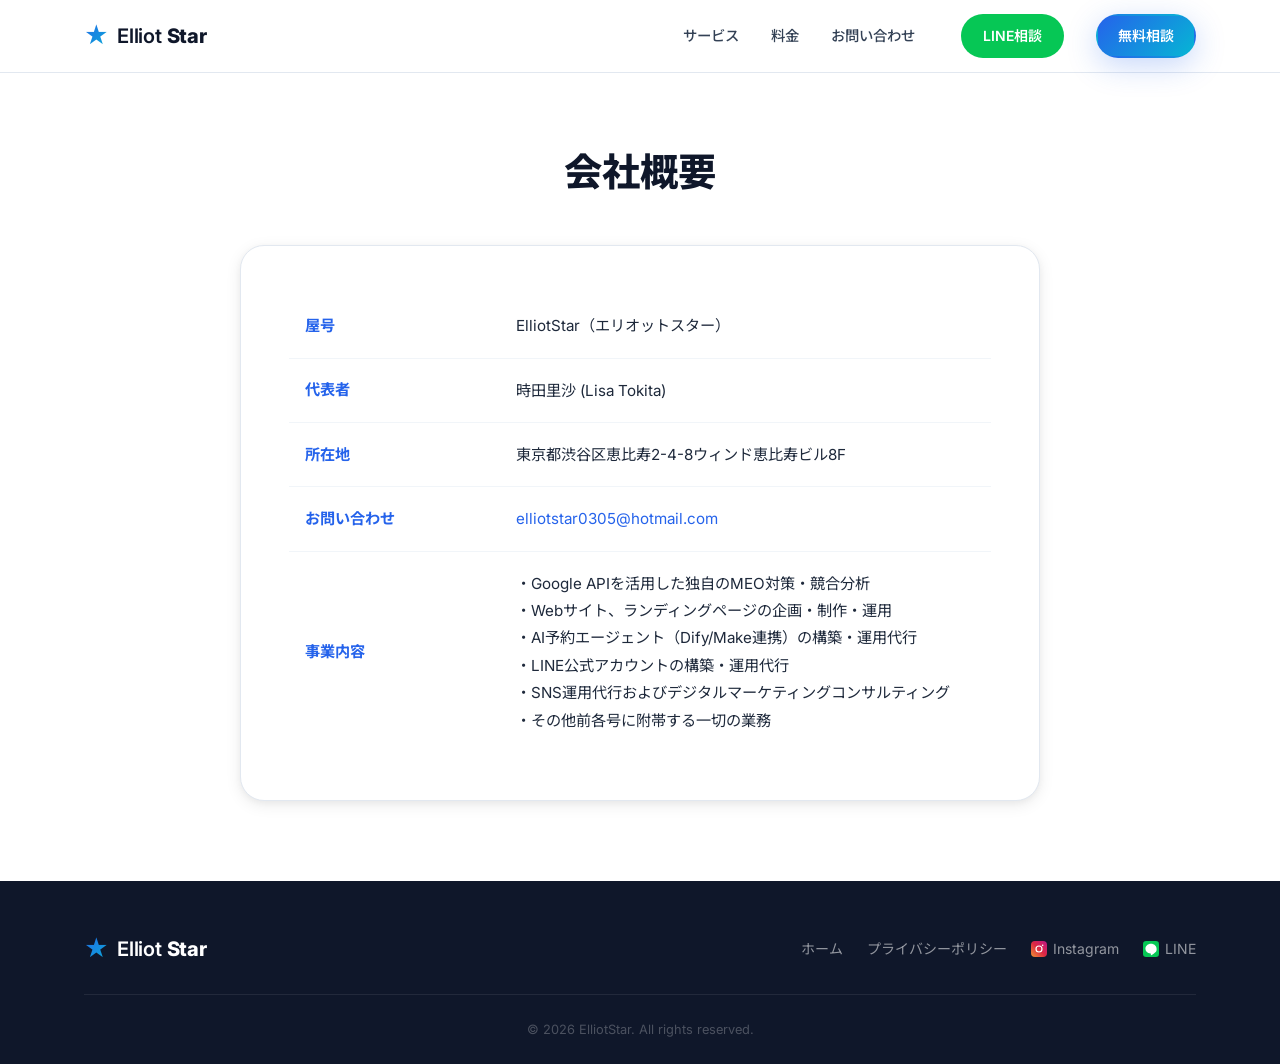
<file: company.html>
<!DOCTYPE html>
<html lang="ja">
<head>
  <meta charset="UTF-8" />
  <meta name="viewport" content="width=device-width, initial-scale=1.0" />
  <title>会社概要 | ElliotStar</title>
  <meta name="description" content="ElliotStar（エリオットスター）の会社概要ページです。代表者情報、所在地、事業内容をご確認いただけます。" />
  <link rel="preconnect" href="https://fonts.googleapis.com" />
  <link rel="preconnect" href="https://fonts.gstatic.com" crossorigin />
  <link href="https://fonts.googleapis.com/css2?family=Inter:wght@400;500;600;700;800&family=Noto+Sans+JP:wght@400;500;700;900&display=swap" rel="stylesheet" />
  <style>
:root {
  --blue-50:#eff6ff;--blue-100:#dbeafe;--blue-500:#3b82f6;--blue-600:#2563eb;
  --gray-50:#f8fafc;--gray-100:#f1f5f9;--gray-200:#e2e8f0;--gray-300:#cbd5e1;
  --gray-400:#94a3b8;--gray-500:#64748b;--gray-600:#475569;--gray-700:#334155;
  --gray-800:#1e293b;--gray-900:#0f172a;--white:#ffffff;
  --primary:#2563eb;--gradient:linear-gradient(135deg,#2563eb 0%,#06b6d4 100%);
  --shadow-md:0 4px 16px rgba(0,0,0,.08),0 2px 6px rgba(0,0,0,.04);
  --radius-lg:16px;--radius-xl:24px;--radius-full:9999px;
  --font:'Inter','Noto Sans JP',-apple-system,sans-serif;--transition:0.2s ease;
}
*,*::before,*::after{box-sizing:border-box;margin:0;padding:0;}
html{scroll-behavior:smooth;font-size:16px;}
body{font-family:var(--font);color:var(--gray-800);background:var(--white);line-height:1.7;-webkit-font-smoothing:antialiased;}
a{color:inherit;text-decoration:none;}
.container{width:100%;max-width:1160px;margin:0 auto;padding:0 24px;}

/* Header */
.header{position:fixed;top:0;left:0;right:0;z-index:100;background:rgba(255,255,255,.95);backdrop-filter:blur(12px);box-shadow:0 1px 0 var(--gray-200);}
.header-inner{display:flex;align-items:center;gap:32px;height:72px;}
.logo{display:flex;align-items:center;gap:8px;flex-shrink:0;}
.logo-icon{font-size:1.5rem;background:var(--gradient);-webkit-background-clip:text;-webkit-text-fill-color:transparent;background-clip:text;}
.logo-text{font-size:1.25rem;font-weight:600;color:var(--gray-900);letter-spacing:-.01em;}
.logo-text strong{font-weight:800;}
.nav{display:flex;align-items:center;gap:4px;margin-left:auto;}
.nav-link{padding:8px 14px;font-size:.9rem;font-weight:500;color:var(--gray-700);border-radius:8px;transition:color var(--transition),background var(--transition);}
.nav-link:hover{color:var(--primary);background:var(--blue-50);}
.btn{display:inline-flex;align-items:center;justify-content:center;gap:8px;font-family:var(--font);font-weight:600;font-size:.95rem;border-radius:var(--radius-full);cursor:pointer;border:2px solid transparent;transition:all var(--transition);text-decoration:none;white-space:nowrap;}
.btn-sm{padding:8px 20px;font-size:.875rem;}
.btn-primary{background:var(--gradient);color:var(--white);box-shadow:0 8px 30px rgba(37,99,235,.25);}
.btn-primary:hover{transform:translateY(-2px);box-shadow:0 12px 36px rgba(37,99,235,.35);}
.btn-line{background:#06C755;color:var(--white);}
.btn-line:hover{background:#05a648;transform:translateY(-2px);}

/* Page Content */
.page-section{padding:140px 0 80px;}
.page-title{font-size:clamp(1.75rem,3vw,2.5rem);font-weight:800;color:var(--gray-900);margin-bottom:40px;text-align:center;}
.gradient-text{background:var(--gradient);-webkit-background-clip:text;-webkit-text-fill-color:transparent;background-clip:text;}
.company-card{background:var(--white);border:1px solid var(--gray-200);border-radius:var(--radius-xl);padding:48px;box-shadow:var(--shadow-md);max-width:800px;margin:0 auto;}
.company-table{width:100%;border-collapse:collapse;}
.company-table tr{border-bottom:1px solid var(--gray-100);}
.company-table tr:last-child{border-bottom:none;}
.company-table th,.company-table td{padding:18px 16px;text-align:left;font-size:.95rem;}
.company-table th{width:30%;color:var(--primary);font-weight:700;white-space:nowrap;}
.company-table td{color:var(--gray-800);line-height:1.8;}

/* Footer */
.footer{background:var(--gray-900);padding:48px 0 24px;}
.footer-inner{display:flex;justify-content:space-between;align-items:center;flex-wrap:wrap;gap:20px;padding-bottom:24px;border-bottom:1px solid rgba(255,255,255,.08);}
.logo--white .logo-text{color:var(--white);}
.logo--white .logo-text strong{color:var(--white);}
.footer-links-row{display:flex;gap:24px;flex-wrap:wrap;}
.footer-link{font-size:.875rem;color:rgba(255,255,255,.55);transition:color var(--transition);}
.footer-link:hover{color:var(--white);}
.footer-copy{text-align:center;font-size:.8rem;color:rgba(255,255,255,.25);padding-top:24px;}

@media(max-width:768px){
  .page-section{padding:100px 0 60px;}
  .company-card{padding:28px 20px;}
  .company-table th,.company-table td{display:block;width:100%;padding:10px 0;}
  .company-table th{padding-bottom:0;}
  .nav{display:none;}
  
  /* スマホのヘッダー調整（右端切れ・はみ出し防止） */
  html, body { width: 100% !important; overflow-x: hidden !important; }
  .header { width: 100% !important; max-width: 100% !important; overflow-x: hidden !important; }
  .header-inner {
    width: 100% !important; max-width: 100% !important; padding-left: 20px !important; padding-right: 20px !important;
    box-sizing: border-box !important; gap: 8px !important; justify-content: space-between !important;
    display: flex !important; align-items: center !important;
  }
  .header .logo-text { font-size: 1.1rem !important; }
  
  /* 青い「無料相談」ボタンを非表示にする（複数のクラス・属性に対応） */
  .header .btn-primary,
  .header .free-consult-button,
  .header .secondary-cta,
  .header .blue-cta,
  .header a[href*="contact"],
  .header a[href*="#contact"] {
    display: none !important;
  }
  
  .header .btn-line,
  .header .line-button,
  .header .line-cta {
    margin-left: auto !important; white-space: nowrap !important; flex-shrink: 0 !important;
    padding: 6px 12px !important; font-size: 0.8rem !important; max-width: 160px !important;
  }
}
  </style>
</head>
<body>
  <header class="header">
    <div class="container header-inner">
      <a href="index3.html" class="logo">
        <span class="logo-icon">★</span>
        <span class="logo-text">Elliot <strong>Star</strong></span>
      </a>
      <nav class="nav">
        <a href="index3.html#services" class="nav-link">サービス</a>
        <a href="index3.html#pricing" class="nav-link">料金</a>
        <a href="https://docs.google.com/forms/d/e/1FAIpQLSePaG-c82nArTGFAkxvsvBjYPF9yu8j6HEDMvBHYWEHO-oSIg/viewform" target="_blank" rel="noopener noreferrer" class="nav-link">お問い合わせ</a>
      </nav>
      <a href="https://lin.ee/8W1Wej1" target="_blank" class="btn btn-line btn-sm">LINE相談</a>
      <a href="https://docs.google.com/forms/d/e/1FAIpQLSePaG-c82nArTGFAkxvsvBjYPF9yu8j6HEDMvBHYWEHO-oSIg/viewform" target="_blank" rel="noopener noreferrer" class="btn btn-primary btn-sm">無料相談</a>
    </div>
  </header>

  <section class="page-section">
    <div class="container">
      <h1 class="page-title">会社概要</h1>
      <div class="company-card">
        <table class="company-table">
          <tr>
            <th>屋号</th>
            <td>ElliotStar（エリオットスター）</td>
          </tr>
          <tr>
            <th>代表者</th>
            <td>時田里沙 (Lisa Tokita)</td>
          </tr>
          <tr>
            <th>所在地</th>
            <td>東京都渋谷区恵比寿2-4-8ウィンド恵比寿ビル8F</td>
          </tr>
          <tr>
            <th>お問い合わせ</th>
            <td><a href="mailto:elliotstar0305@hotmail.com" style="color:var(--primary);">elliotstar0305@hotmail.com</a></td>
          </tr>
          <tr>
            <th>事業内容</th>
            <td>
              ・Google APIを活用した独自のMEO対策・競合分析<br>
              ・Webサイト、ランディングページの企画・制作・運用<br>
              ・AI予約エージェント（Dify/Make連携）の構築・運用代行<br>
              ・LINE公式アカウントの構築・運用代行<br>
              ・SNS運用代行およびデジタルマーケティングコンサルティング<br>
              ・その他前各号に附帯する一切の業務
            </td>
          </tr>
        </table>
      </div>
    </div>
  </section>

  <footer class="footer">
    <div class="container">
      <div class="footer-inner">
        <a href="index3.html" class="logo logo--white">
          <span class="logo-icon">★</span>
          <span class="logo-text">Elliot <strong>Star</strong></span>
        </a>
        <div class="footer-links-row">
          <a href="index3.html" class="footer-link">ホーム</a>
          <a href="privacy.html" class="footer-link">プライバシーポリシー</a>
          <a href="https://www.instagram.com/elliot_star_next/" target="_blank" class="footer-link" style="display:inline-flex;align-items:center;gap:6px;">
            <svg xmlns="http://www.w3.org/2000/svg" width="16" height="16" viewBox="0 0 24 24"><defs><linearGradient id="ig-f" x1="0%" y1="100%" x2="100%" y2="0%"><stop offset="0%" stop-color="#f09433"/><stop offset="50%" stop-color="#dc2743"/><stop offset="100%" stop-color="#bc1888"/></linearGradient></defs><rect width="24" height="24" rx="6" fill="url(#ig-f)"/><circle cx="12" cy="12" r="4.5" stroke="white" stroke-width="1.8" fill="none"/><circle cx="17.5" cy="6.5" r="1.2" fill="white"/></svg>
            Instagram
          </a>
          <a href="https://lin.ee/8W1Wej1" target="_blank" class="footer-link" style="display:inline-flex;align-items:center;gap:6px;">
            <svg xmlns="http://www.w3.org/2000/svg" width="16" height="16" viewBox="0 0 40 40"><rect width="40" height="40" rx="8" fill="#06C755"/><path d="M20 7C12.268 7 6 12.52 6 19.308c0 6.083 5.248 11.178 12.348 12.122.481.104 1.136.317 1.302.728.149.374.097.963.047 1.34l-.21 1.266c-.064.374-.296 1.466 1.284.8 1.578-.667 8.525-5.024 11.634-8.6C34.347 24.546 34 21.97 34 19.308 34 12.52 27.732 7 20 7z" fill="white"/></svg>
            LINE
          </a>
        </div>
      </div>
      <p class="footer-copy">© 2026 ElliotStar. All rights reserved.</p>
    </div>
  </footer>
</body>
</html>
</file>
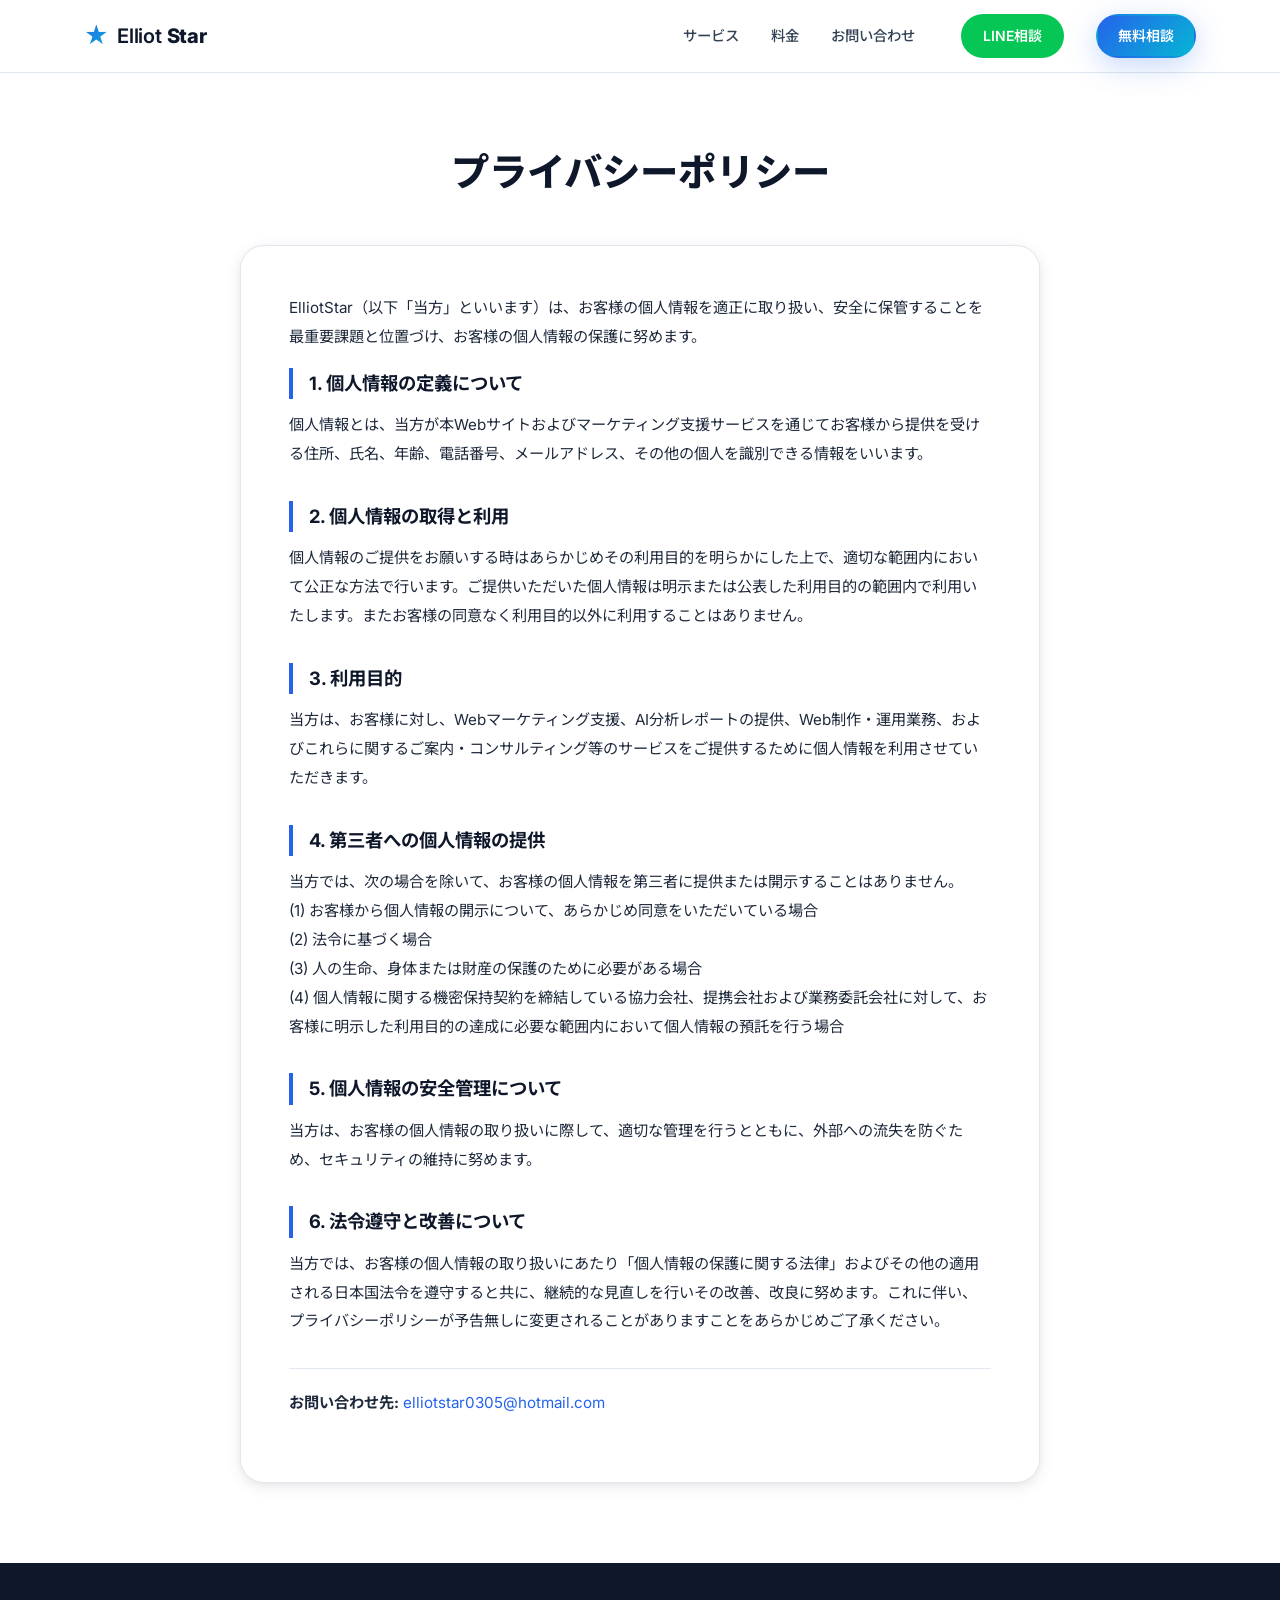
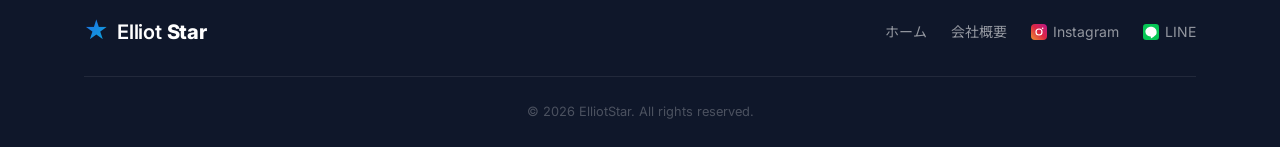
<file: privacy.html>
<!DOCTYPE html>
<html lang="ja">
<head>
  <meta charset="UTF-8" />
  <meta name="viewport" content="width=device-width, initial-scale=1.0" />
  <title>プライバシーポリシー | ElliotStar</title>
  <meta name="description" content="ElliotStar（エリオットスター）のプライバシーポリシーです。個人情報の取り扱いについてご確認いただけます。" />
  <link rel="preconnect" href="https://fonts.googleapis.com" />
  <link rel="preconnect" href="https://fonts.gstatic.com" crossorigin />
  <link href="https://fonts.googleapis.com/css2?family=Inter:wght@400;500;600;700;800&family=Noto+Sans+JP:wght@400;500;700;900&display=swap" rel="stylesheet" />
  <style>
:root {
  --blue-50:#eff6ff;--blue-100:#dbeafe;--blue-500:#3b82f6;--blue-600:#2563eb;
  --gray-50:#f8fafc;--gray-100:#f1f5f9;--gray-200:#e2e8f0;--gray-300:#cbd5e1;
  --gray-400:#94a3b8;--gray-500:#64748b;--gray-600:#475569;--gray-700:#334155;
  --gray-800:#1e293b;--gray-900:#0f172a;--white:#ffffff;
  --primary:#2563eb;--gradient:linear-gradient(135deg,#2563eb 0%,#06b6d4 100%);
  --shadow-md:0 4px 16px rgba(0,0,0,.08),0 2px 6px rgba(0,0,0,.04);
  --radius-lg:16px;--radius-xl:24px;--radius-full:9999px;
  --font:'Inter','Noto Sans JP',-apple-system,sans-serif;--transition:0.2s ease;
}
*,*::before,*::after{box-sizing:border-box;margin:0;padding:0;}
html{scroll-behavior:smooth;font-size:16px;}
body{font-family:var(--font);color:var(--gray-800);background:var(--white);line-height:1.7;-webkit-font-smoothing:antialiased;}
a{color:inherit;text-decoration:none;}
.container{width:100%;max-width:1160px;margin:0 auto;padding:0 24px;}

/* Header */
.header{position:fixed;top:0;left:0;right:0;z-index:100;background:rgba(255,255,255,.95);backdrop-filter:blur(12px);box-shadow:0 1px 0 var(--gray-200);}
.header-inner{display:flex;align-items:center;gap:32px;height:72px;}
.logo{display:flex;align-items:center;gap:8px;flex-shrink:0;}
.logo-icon{font-size:1.5rem;background:var(--gradient);-webkit-background-clip:text;-webkit-text-fill-color:transparent;background-clip:text;}
.logo-text{font-size:1.25rem;font-weight:600;color:var(--gray-900);letter-spacing:-.01em;}
.logo-text strong{font-weight:800;}
.nav{display:flex;align-items:center;gap:4px;margin-left:auto;}
.nav-link{padding:8px 14px;font-size:.9rem;font-weight:500;color:var(--gray-700);border-radius:8px;transition:color var(--transition),background var(--transition);}
.nav-link:hover{color:var(--primary);background:var(--blue-50);}
.btn{display:inline-flex;align-items:center;justify-content:center;gap:8px;font-family:var(--font);font-weight:600;font-size:.95rem;border-radius:var(--radius-full);cursor:pointer;border:2px solid transparent;transition:all var(--transition);text-decoration:none;white-space:nowrap;}
.btn-sm{padding:8px 20px;font-size:.875rem;}
.btn-primary{background:var(--gradient);color:var(--white);box-shadow:0 8px 30px rgba(37,99,235,.25);}
.btn-primary:hover{transform:translateY(-2px);box-shadow:0 12px 36px rgba(37,99,235,.35);}
.btn-line{background:#06C755;color:var(--white);}
.btn-line:hover{background:#05a648;transform:translateY(-2px);}

/* Page Content */
.page-section{padding:140px 0 80px;}
.page-title{font-size:clamp(1.75rem,3vw,2.5rem);font-weight:800;color:var(--gray-900);margin-bottom:40px;text-align:center;}
.gradient-text{background:var(--gradient);-webkit-background-clip:text;-webkit-text-fill-color:transparent;background-clip:text;}
.privacy-card{background:var(--white);border:1px solid var(--gray-200);border-radius:var(--radius-xl);padding:48px;box-shadow:var(--shadow-md);max-width:800px;margin:0 auto;}
.privacy-subtitle{font-size:1.15rem;font-weight:700;color:var(--gray-900);margin:32px 0 12px;padding-left:16px;border-left:4px solid var(--primary);}
.privacy-subtitle:first-of-type{margin-top:0;}
.privacy-text{font-size:.95rem;color:var(--gray-800);line-height:1.9;margin-bottom:16px;}

/* Footer */
.footer{background:var(--gray-900);padding:48px 0 24px;}
.footer-inner{display:flex;justify-content:space-between;align-items:center;flex-wrap:wrap;gap:20px;padding-bottom:24px;border-bottom:1px solid rgba(255,255,255,.08);}
.logo--white .logo-text{color:var(--white);}
.logo--white .logo-text strong{color:var(--white);}
.footer-links-row{display:flex;gap:24px;flex-wrap:wrap;}
.footer-link{font-size:.875rem;color:rgba(255,255,255,.55);transition:color var(--transition);}
.footer-link:hover{color:var(--white);}
.footer-copy{text-align:center;font-size:.8rem;color:rgba(255,255,255,.25);padding-top:24px;}

@media(max-width:768px){
  .page-section{padding:100px 0 60px;}
  .privacy-card{padding:28px 20px;}
  .nav{display:none;}
  
  /* スマホのヘッダー調整（右端切れ・はみ出し防止） */
  html, body { width: 100% !important; overflow-x: hidden !important; }
  .header { width: 100% !important; max-width: 100% !important; overflow-x: hidden !important; }
  .header-inner {
    width: 100% !important; max-width: 100% !important; padding-left: 20px !important; padding-right: 20px !important;
    box-sizing: border-box !important; gap: 8px !important; justify-content: space-between !important;
    display: flex !important; align-items: center !important;
  }
  .header .logo-text { font-size: 1.1rem !important; }
  
  /* 青い「無料相談」ボタンを非表示にする（複数のクラス・属性に対応） */
  .header .btn-primary,
  .header .free-consult-button,
  .header .secondary-cta,
  .header .blue-cta,
  .header a[href*="contact"],
  .header a[href*="#contact"] {
    display: none !important;
  }
  
  .header .btn-line,
  .header .line-button,
  .header .line-cta {
    margin-left: auto !important; white-space: nowrap !important; flex-shrink: 0 !important;
    padding: 6px 12px !important; font-size: 0.8rem !important; max-width: 160px !important;
  }
}
  </style>
</head>
<body>
  <header class="header">
    <div class="container header-inner">
      <a href="index3.html" class="logo">
        <span class="logo-icon">★</span>
        <span class="logo-text">Elliot <strong>Star</strong></span>
      </a>
      <nav class="nav">
        <a href="index3.html#services" class="nav-link">サービス</a>
        <a href="index3.html#pricing" class="nav-link">料金</a>
        <a href="https://docs.google.com/forms/d/e/1FAIpQLSePaG-c82nArTGFAkxvsvBjYPF9yu8j6HEDMvBHYWEHO-oSIg/viewform" target="_blank" rel="noopener noreferrer" class="nav-link">お問い合わせ</a>
      </nav>
      <a href="https://lin.ee/8W1Wej1" target="_blank" class="btn btn-line btn-sm">LINE相談</a>
      <a href="https://docs.google.com/forms/d/e/1FAIpQLSePaG-c82nArTGFAkxvsvBjYPF9yu8j6HEDMvBHYWEHO-oSIg/viewform" target="_blank" rel="noopener noreferrer" class="btn btn-primary btn-sm">無料相談</a>
    </div>
  </header>

  <section class="page-section">
    <div class="container">
      <h1 class="page-title">プライバシーポリシー</h1>
      <div class="privacy-card">

        <p class="privacy-text">ElliotStar（以下「当方」といいます）は、お客様の個人情報を適正に取り扱い、安全に保管することを最重要課題と位置づけ、お客様の個人情報の保護に努めます。</p>

        <h2 class="privacy-subtitle">1. 個人情報の定義について</h2>
        <p class="privacy-text">個人情報とは、当方が本Webサイトおよびマーケティング支援サービスを通じてお客様から提供を受ける住所、氏名、年齢、電話番号、メールアドレス、その他の個人を識別できる情報をいいます。</p>

        <h2 class="privacy-subtitle">2. 個人情報の取得と利用</h2>
        <p class="privacy-text">個人情報のご提供をお願いする時はあらかじめその利用目的を明らかにした上で、適切な範囲内において公正な方法で行います。ご提供いただいた個人情報は明示または公表した利用目的の範囲内で利用いたします。またお客様の同意なく利用目的以外に利用することはありません。</p>

        <h2 class="privacy-subtitle">3. 利用目的</h2>
        <p class="privacy-text">当方は、お客様に対し、Webマーケティング支援、AI分析レポートの提供、Web制作・運用業務、およびこれらに関するご案内・コンサルティング等のサービスをご提供するために個人情報を利用させていただきます。</p>

        <h2 class="privacy-subtitle">4. 第三者への個人情報の提供</h2>
        <p class="privacy-text">当方では、次の場合を除いて、お客様の個人情報を第三者に提供または開示することはありません。<br>
        (1) お客様から個人情報の開示について、あらかじめ同意をいただいている場合<br>
        (2) 法令に基づく場合<br>
        (3) 人の生命、身体または財産の保護のために必要がある場合<br>
        (4) 個人情報に関する機密保持契約を締結している協力会社、提携会社および業務委託会社に対して、お客様に明示した利用目的の達成に必要な範囲内において個人情報の預託を行う場合</p>

        <h2 class="privacy-subtitle">5. 個人情報の安全管理について</h2>
        <p class="privacy-text">当方は、お客様の個人情報の取り扱いに際して、適切な管理を行うとともに、外部への流失を防ぐため、セキュリティの維持に努めます。</p>

        <h2 class="privacy-subtitle">6. 法令遵守と改善について</h2>
        <p class="privacy-text">当方では、お客様の個人情報の取り扱いにあたり「個人情報の保護に関する法律」およびその他の適用される日本国法令を遵守すると共に、継続的な見直しを行いその改善、改良に努めます。これに伴い、プライバシーポリシーが予告無しに変更されることがありますことをあらかじめご了承ください。</p>

        <p class="privacy-text" style="margin-top:32px;padding-top:20px;border-top:1px solid var(--gray-200);">
          <strong>お問い合わせ先:</strong> <a href="mailto:elliotstar0305@hotmail.com" style="color:var(--primary);">elliotstar0305@hotmail.com</a>
        </p>

      </div>
    </div>
  </section>

  <footer class="footer">
    <div class="container">
      <div class="footer-inner">
        <a href="index3.html" class="logo logo--white">
          <span class="logo-icon">★</span>
          <span class="logo-text">Elliot <strong>Star</strong></span>
        </a>
        <div class="footer-links-row">
          <a href="index3.html" class="footer-link">ホーム</a>
          <a href="company.html" class="footer-link">会社概要</a>
          <a href="https://www.instagram.com/elliot_star_next/" target="_blank" class="footer-link" style="display:inline-flex;align-items:center;gap:6px;">
            <svg xmlns="http://www.w3.org/2000/svg" width="16" height="16" viewBox="0 0 24 24"><defs><linearGradient id="ig-fp" x1="0%" y1="100%" x2="100%" y2="0%"><stop offset="0%" stop-color="#f09433"/><stop offset="50%" stop-color="#dc2743"/><stop offset="100%" stop-color="#bc1888"/></linearGradient></defs><rect width="24" height="24" rx="6" fill="url(#ig-fp)"/><circle cx="12" cy="12" r="4.5" stroke="white" stroke-width="1.8" fill="none"/><circle cx="17.5" cy="6.5" r="1.2" fill="white"/></svg>
            Instagram
          </a>
          <a href="https://lin.ee/8W1Wej1" target="_blank" class="footer-link" style="display:inline-flex;align-items:center;gap:6px;">
            <svg xmlns="http://www.w3.org/2000/svg" width="16" height="16" viewBox="0 0 40 40"><rect width="40" height="40" rx="8" fill="#06C755"/><path d="M20 7C12.268 7 6 12.52 6 19.308c0 6.083 5.248 11.178 12.348 12.122.481.104 1.136.317 1.302.728.149.374.097.963.047 1.34l-.21 1.266c-.064.374-.296 1.466 1.284.8 1.578-.667 8.525-5.024 11.634-8.6C34.347 24.546 34 21.97 34 19.308 34 12.52 27.732 7 20 7z" fill="white"/></svg>
            LINE
          </a>
        </div>
      </div>
      <p class="footer-copy">© 2026 ElliotStar. All rights reserved.</p>
    </div>
  </footer>
</body>
</html>
</file>
